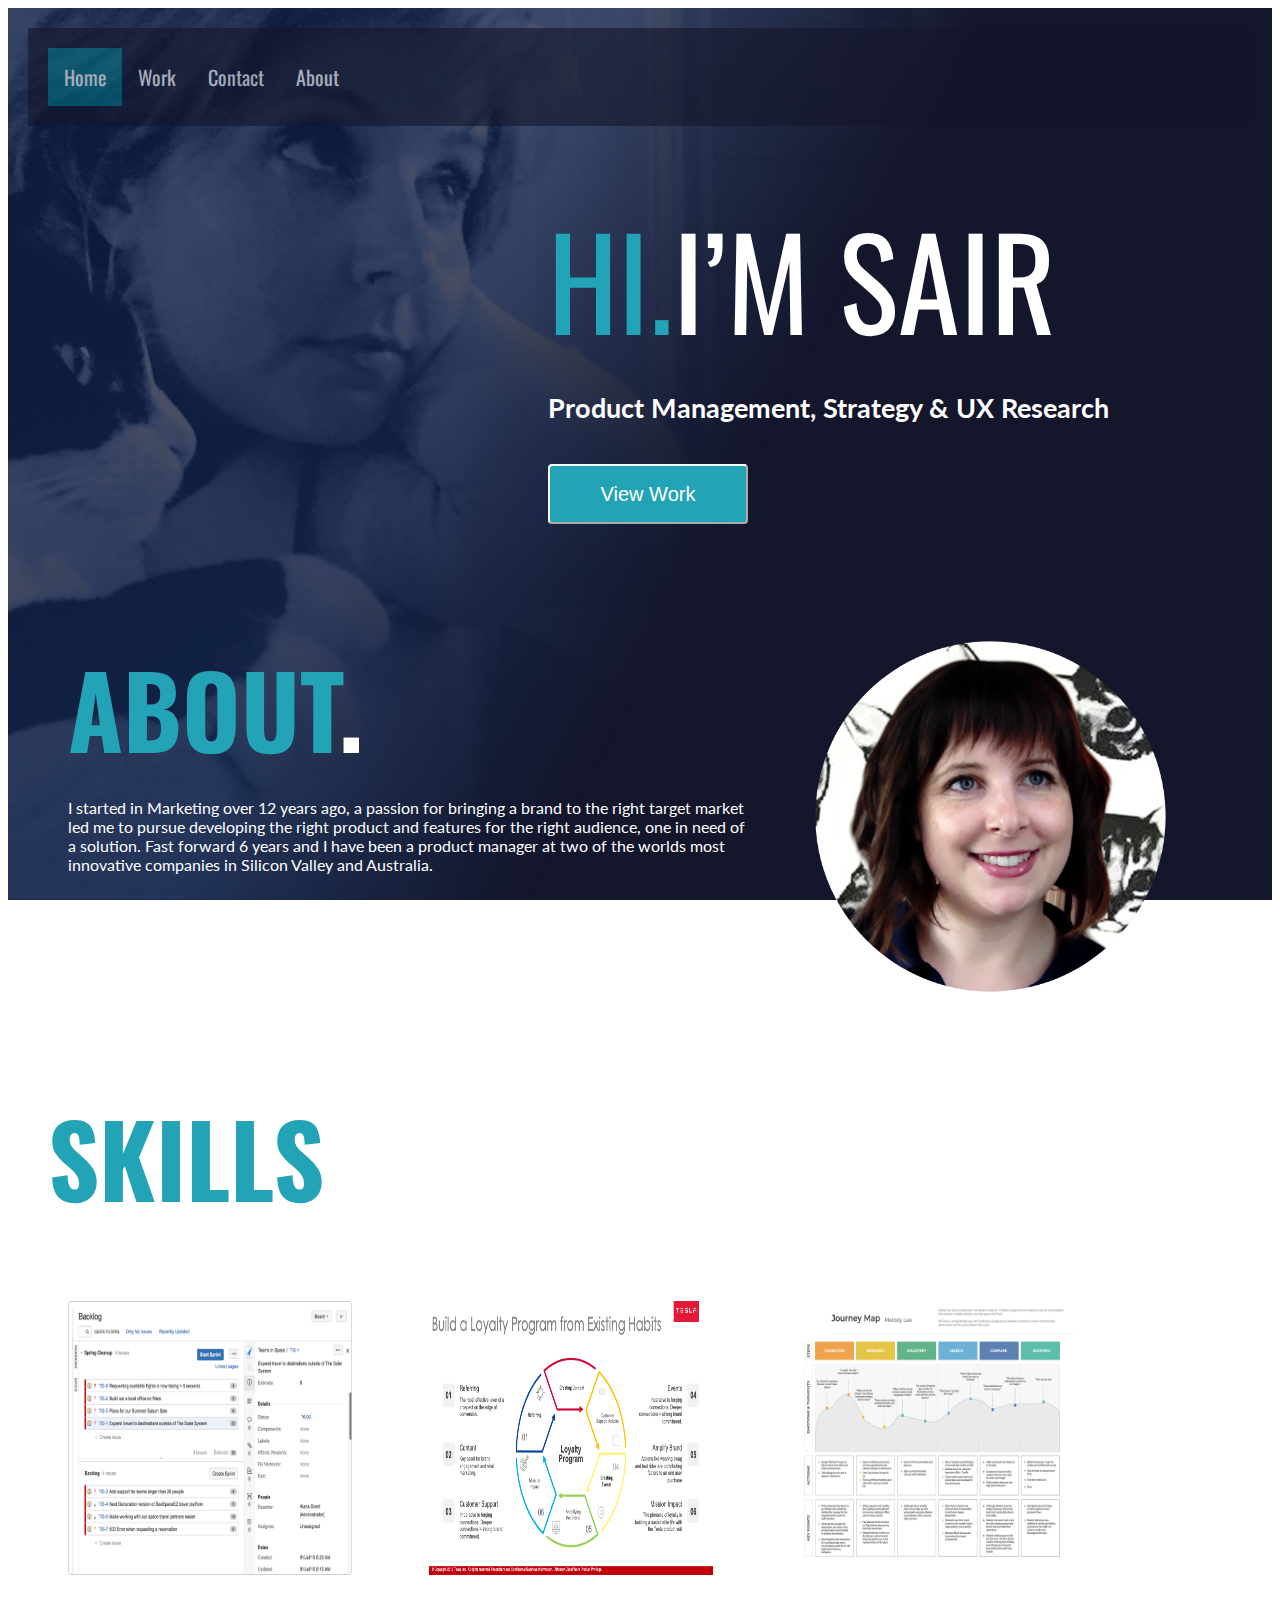
<file: index.html>
<!DOCTYPE html>
<html>
<head>
    <meta name="viewport" content="width=device-width,initial-scale=1,maximum-scale=1,user-scalable=no">
<meta http-equiv="X-UA-Compatible" content="IE=edge,chrome=1">
<meta name="HandheldFriendly" content="true">
<meta charset="utf-8"/>
<link href="https://fonts.googleapis.com/css2?family=Lato:wght@100;300;400;700&family=Oswald:wght@400;600;700&display=swap" rel="stylesheet">
<title>Home</title>
<link rel="stylesheet" type="text/css" id="applicationStylesheet" href="CSS/Style.css"/>


    
</head>

<body>
<div class="parallax">
    <div class="topnav">
        <a class="active" href="#home">Home</a>
        <a href="#work">Work</a>
        <a href="#contact">Contact</a>
        <a href="#about">About</a>
    </div>

<section class="Hi_Header">
    <div> </div>
    <div>
		<h1> <span style ="color:rgba(35,163,182,1);"> HI.</span><span>I’M SAIR</span></h1>
		<h3>Product Management, Strategy & UX Research </h3>
        <button type="button" id="viewwork"> View Work </button>
    </div>
</section>

<section class="About">
    <div>
     <h2><span style="color:rgba(35,163,182,1);">ABOUT</span><span >.</span><h2>
        <p>I started in Marketing over 12 years ago, a passion for bringing a brand to the right target market led me to pursue developing the right product and features for the right audience, one in need of a solution.
            Fast forward 6 years and I have been a product manager at two of the worlds most innovative companies in Silicon Valley and Australia.</p>
    </div>
    <div> <img id= "Profile_Pic" src="Images/Myphoto.png" alt="Picture of Sair" max width="385" max height="385">
    </div>
</section>


<section>   
    <h2><span style="color:rgba(35,163,182,1);">SKILLS</span><span >.</span></h2></section>
    <section class="Skills">
        <div>
                 <img src="Images/Issues+added+to+sprint.png" width="284" height="274">
                 <h3>Product Management</h3>
                 <p>Stakeholder management, roadmaps, Agile development,  cross functional development.</p>
        </div>
        <div>
                <img src="Images/Retention Strategy.png" width="284" height="274">
                <h3>Product Management</h3>
                <p>Stakeholder management, roadmaps, Agile development,  cross functional development.</p>
        </div>
        <div>
            <img src="Images/JourneyMapHomework3.png" width="284" height="274">
            <h3>Product Management</h3>
            <p>Stakeholder management, roadmaps, Agile development,  cross functional development.</p>
        </div>
</section>
</div>
</body>
</html>
</file>
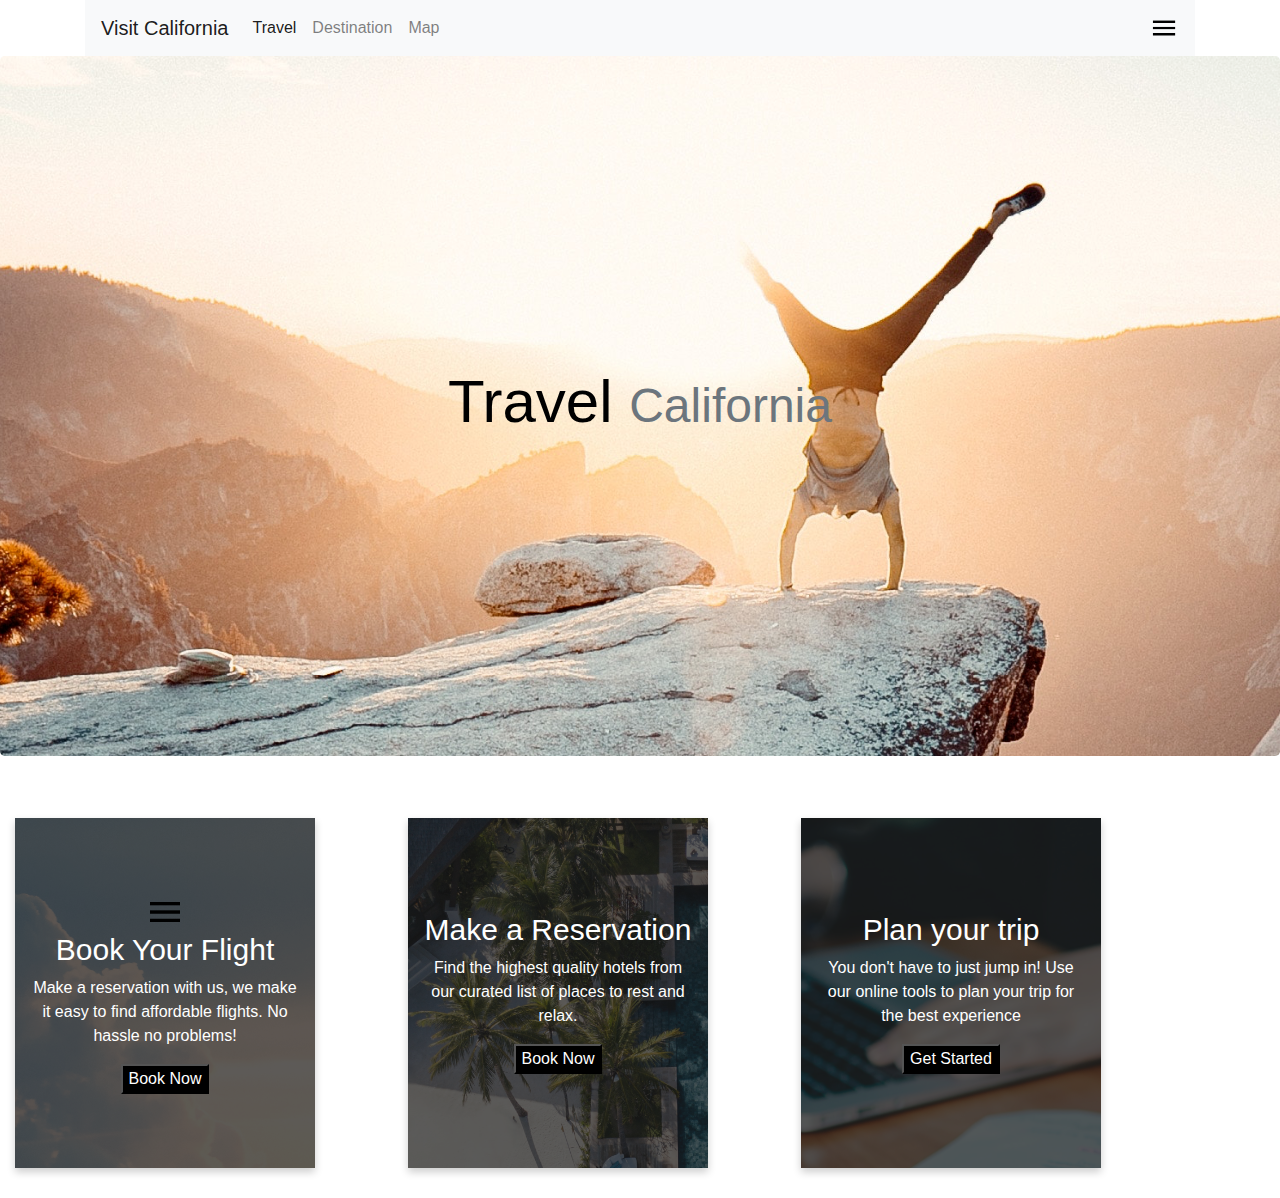
<file: Exercises/TravelCal/homecal.html>
<!DOCTYPE html>
<html>
<head>
<link rel="stylesheet" 
href="https://stackpath.bootstrapcdn.com/bootstrap/4.3.1/css/bootstrap.min.css" integrity="sha384-ggOyR0iXCbMQv3Xipma34MD+dH/1fQ784/j6cY/iJTQUOhcWr7x9JvoRxT2MZw1T" crossorigin="anonymous">
<link rel="stylesheet" href="..//TravelCal/css/csscal.css">
<link rel="stylesheet" href="https://cdnjs.cloudflare.com/ajax/libs/font-awesome/4.7.0/css/font-awesome.min.css">
</head>

<body>
<header class= "container">
     <div class="grid">
         <nav class= "navbar navbar-expand-lg navbar-light bg-light">
                <button class="navbar-toggler navbar-toggler-right" type="button" data-toggle="collapse" data-target="#navbarTogglerDemo02" aria-controls="navbarTogglerDemo02" aria-expanded="false" aria-label="Toggle navigation">
                    <span class="navbar-toggler-icon"></span>
                  </button>
            <div><a class="navbar-brand" href="#!">Visit California</a></div>
            <div class="collapse navbar-collapse"> 
                <ul class="navbar-nav">
                    <li class="nav-item active">
                      <a class="nav-link" href="#!">Travel <span class="sr-only">(current)</span></a>
                    </li>
                    <li class="nav-item">
                        <a class="nav-link" href="#!">Destination</a>
                      </li>
                    <li class="nav-item">
                        <a class="nav-link" href="#!">Map</a>
                      </li>
                </ul>
            </div>
            <div><img src="IMGCal/menu_black_192x192.png" class="customHam"></a></div>
        </nav>
    </div>
</header>

    <div class="jumbotron">
        <div class="container">
          <h1 class="head text-center">Travel <small class= "text-muted">California</small></h1>
        </div>
    </div>


<div class="row">
  <div class="column">
    <div class="card1">
    <img src="IMGCal/menu_black_192x192.png" height= 40px width= 40px>
        <h4>Book Your Flight</h4>
    <p>Make a reservation with us, we make it easy to find affordable flights. No hassle no problems!</p>
<button class=CTA>Book Now</button></div>
  </div>
  <div class="column">
    <div class="card2"><h4>Make a Reservation</h4>
        <p>Find the highest quality hotels from our curated list of places to rest and relax.</p>
    <button class=CTA>Book Now</button></div>
  </div>
  <div class="column">
    <div class="card3"><h4>Plan your trip</h4>
        <p>You don't have to just jump in! Use our online tools to plan your trip for the best experience</p>
    <button class=CTA>Get Started</button></div>
  </div>
  </div>

</body>
</html>
</file>
<file: CSS/Style.css>
.header {
    font-family: 'Lato',sans-serif;
    font-family: 'Oswald', sans-serif;


}

.parallax {
    background-image: url(../Images/MeBackground_image.png);
    background-attachment: fixed;
    background-position: center;
    background-repeat: repeat;
    background-size: cover;
    }


.Hi_Header {
    display: grid;
    grid-template-columns: 500px 800px;
    margin-top: 20px;
}


}

.About {
    display: grid;
    grid-template-columns: 750px 750px; 
    margin-top: 40px;
    margin-left: 20px;
}

.Skills {
    display: grid;
    grid-template-columns: 30% 30% 30%;
    margin-top: 40px;
    margin-left: 20px;

}

div {
    padding: 20px;
    justify-content: center;
}


section {
    color: white;
    border: 2px red;
    margin-top: 40px;
    padding: 0px;
    display: grid;
    grid-template-columns: 750px 500px;
}

div.scroll {
    background-image: url(../Images/MeBackground_image.png);
    background-repeat: no-repeat;
    background-attachment: fixed;
    color: white;
    background-color: #14162C;
    width: 1280px;
    height: 2370px;
    overflow-x: hidden;
    overflow-y: auto;
    text-align: left;
    padding: 20px;
}

h1 {
    color: white;
    font-size: 125px;
    font-family: 'Oswald', sans-serif;
	text-align: left;
	font-family: Oswald;
	font-style: normal;
	font-weight: normal;
    letter-spacing: 0.10px;
    margin: 20px;
    margin-left: auto;
}

h2 {
    color: white;
    font-size: 100px;
    font-family: 'Oswald', sans-serif;
    margin: 10px;
    margin-left: 20px;
}

h3 {
    color: white;
    font-size: 27px;
    font-weight: bold;
    font-family: 'Lato',sans-serif;
    margin: 20px;
    margin-left: auto;
}

p {
    color: white;
    font-size: 16px;
    font-weight: normal;
    font-family: 'Lato',sans-serif;
}

.topnav {
    background-color: #14162C; opacity:0.6;
    overflow: hidden;
    font-family: 'Oswald', sans-serif;
  }
  
  .topnav a {
    float: left;
    color: white;
    text-align: center;
    padding: 14px 16px;
    text-decoration: none;
    font-family: 'Oswald', sans-serif;
    font-size: 20px;
  }
  
  .topnav a:hover {
    background-color: #ddd;
    color: black;
  }
  
  .topnav a.active {
    background-color: rgb(2, 109, 126);
    color: white;
  }
   
#viewwork {
    padding: 10px;
    width: 200px;
	height: 60px;
    background-color: rgba(35,163,182,1);
	border-color:white;
	border-radius: 4px;
    font-size: 20px;
    color: white;
    margin: 20px;
    margin-left: auto;
	
  }

  .button {
    transition-duration: 0.5s;
    -webkit-transition-duration: 0.5s;
  }

  .button:hover {
    background-color: #14162C;
    color:white;
}
</file>
<file: Exercises/TravelCal/css/csscal.css>
a { cursor: pointer; }
ul { list-style: none; }
.desktop { display: none; }

.customHam {
    width: 30px;
    height: 30px;
}

.container {
    display: grid;
}

.grid {
    grid-template-columns: 20% 50% 30%;
     content: ;
}

* {
    box-sizing: border-box;
  }
  
  body {
    font-family: Arial, Helvetica, sans-serif;
  }
  
  .column {
    float: center;
    width: 30%;
    padding: 30px 30px;
  }
  
  
.CTA {
    background-color:black;
    color: white;
}

  .card1 {
    align-content: center;
    box-shadow: 0 4px 8px 0 rgba(0, 0, 0, 0.2); 
    width: 300px;
    height: 350px;
    padding: 16px;
    text-align: center;
    background-image: url(../IMGCal/Group_13.png);
  }
  
  .card2 {
    align-content: center;
    box-shadow: 0 4px 8px 0 rgba(0, 0, 0, 0.2); 
    width: 300px;
    height: 350px;
    padding: 16px;
    text-align: center;
    background-image: url(../IMGCal/Group_19.png);
  }

  .card3 {
    align-content: center;
    width: 300px;
    height: 350px;
    box-shadow: 0 4px 8px 0 rgba(0, 0, 0, 0.2); 
    padding-top: 20%;
    padding: 16px;
    text-align: center;
    background-image: url(../IMGCal/Group_26.png);
  }

h1 {
    align-content: center;
    font-size: 60px;
    font: Open Sans;
    color: black;
}

h4 {
    font-size: 30px;
    font: Open Sans;
    color:white;
}

p {
    font-size: 16px;
    font: Open Sans;
    color:white;
}

.jumbotron {
    background-image: url(..//IMGCal/Group_3.png);
    background-size: cover;
    background-repeat: no-repeat;
    display: flex;
    width: auto; 
    height: 700px;
}

.navbar-text {
    align-content: center;
}

.container {
    align-content: center;
}
</file>
